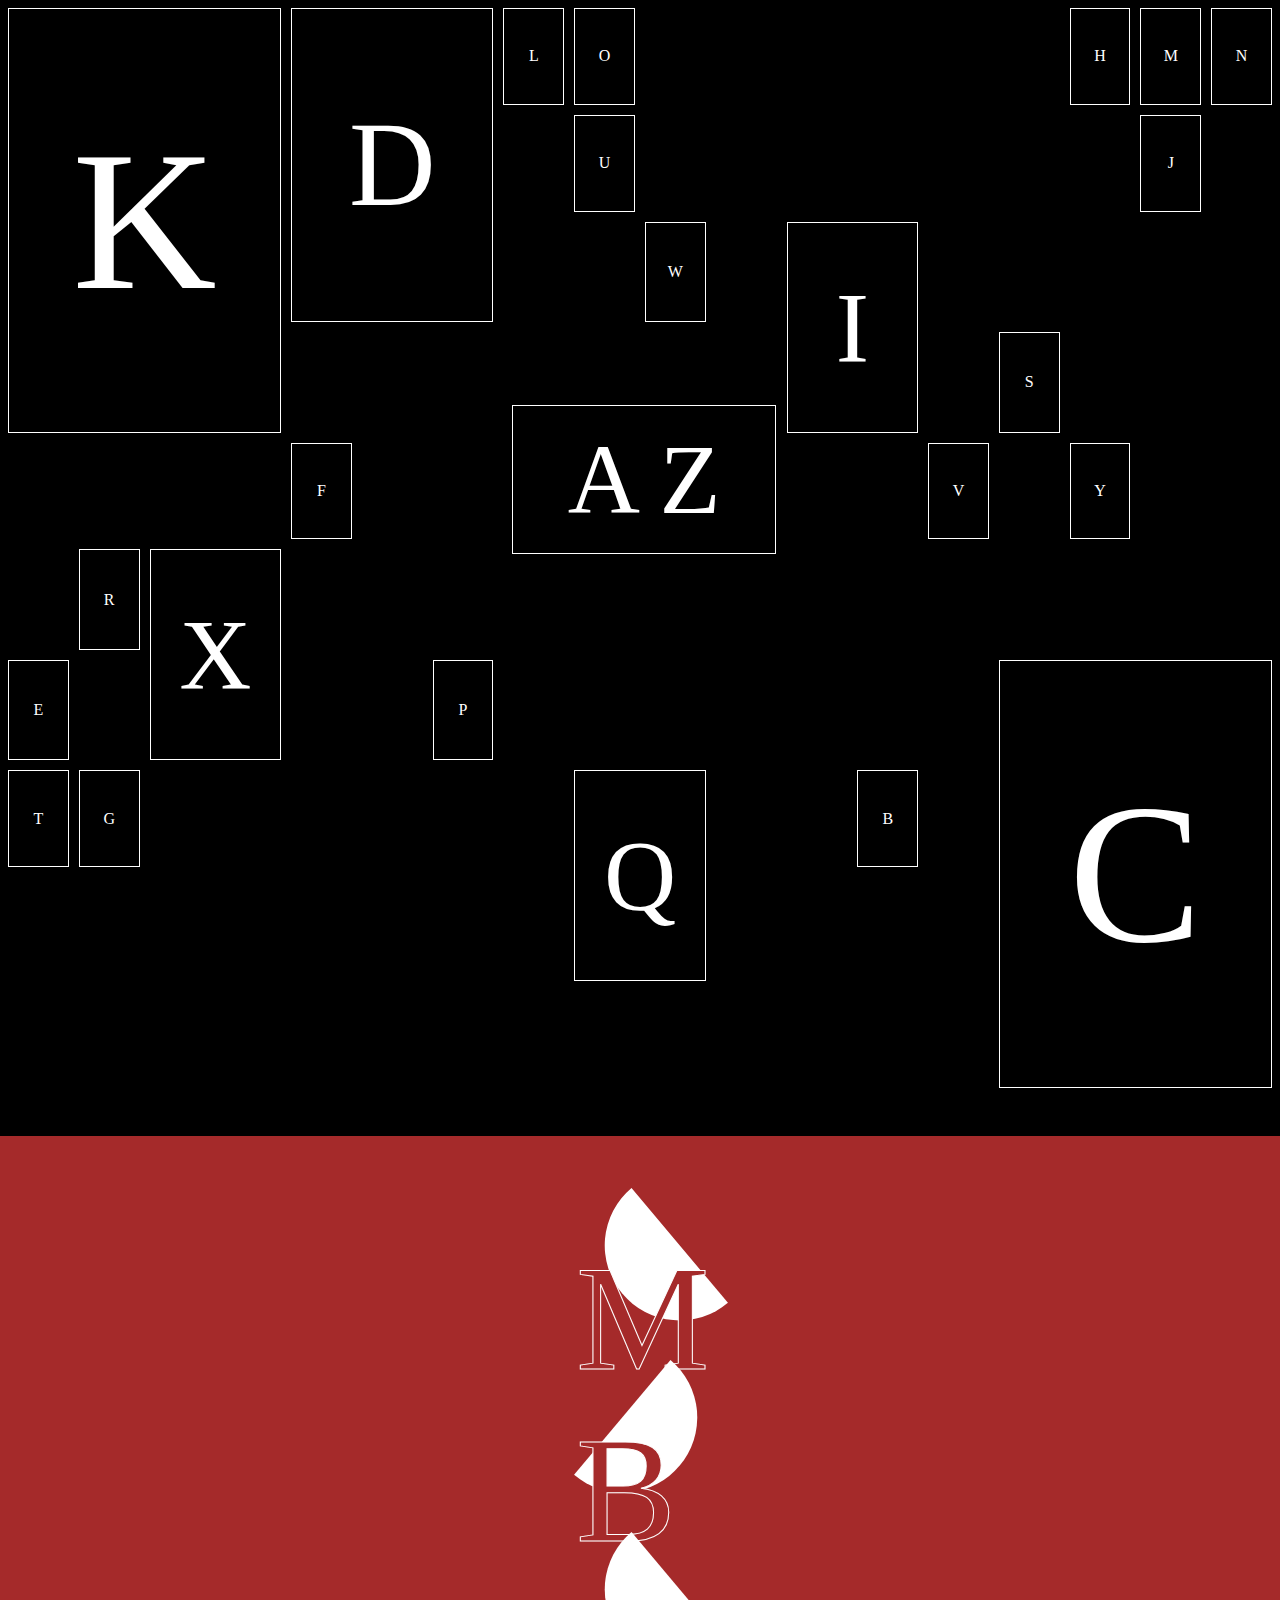
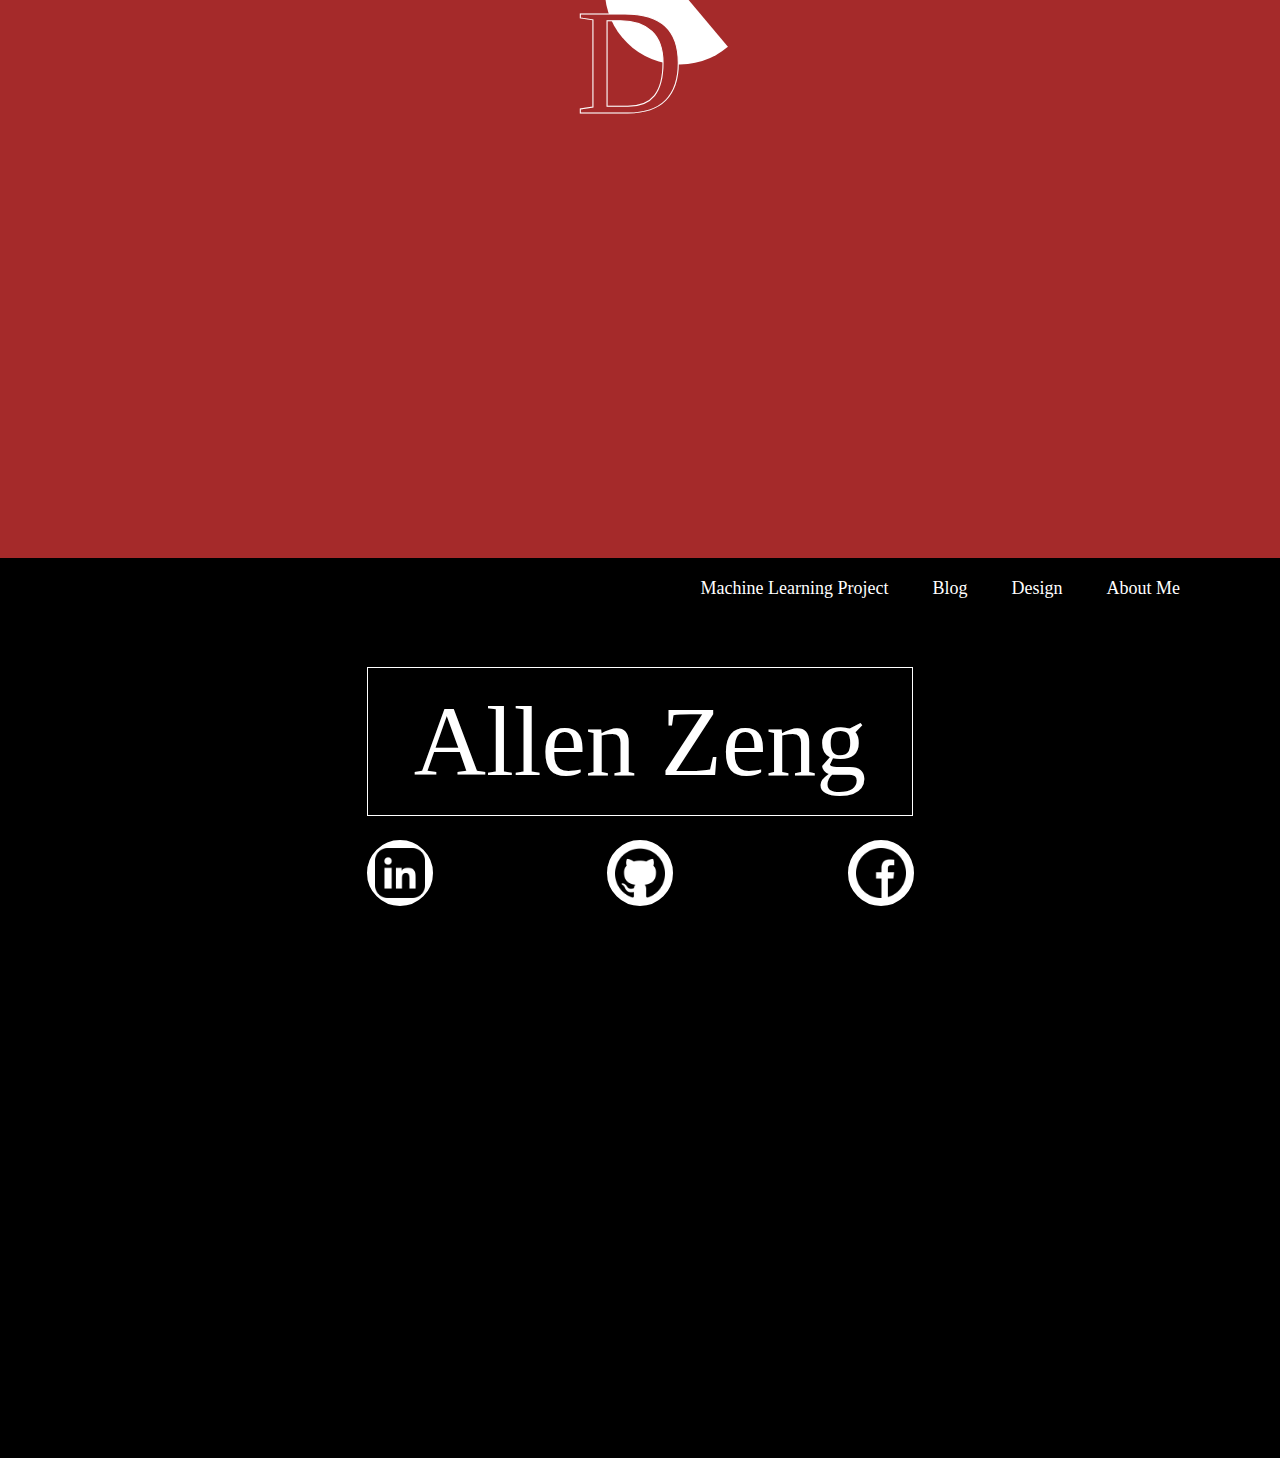
<file: index.html>
<!DOCTYPE html>
<html lang="en">
<head>
    <meta charset="UTF-8">
    <meta name="viewport" content="width=device-width, initial-scale=1.0">
    <title>AZ - Allen Zeng Portfolio</title>
    <link rel="stylesheet" href="test2_style.css">
</head>
<body>
    <div id="content">
        <div class="k mv">K</div>
        <div class="d mv">D</div>
        <div class="l mv">L</div>
        <div class="o mv">O</div>
        <div class="u mv">U</div>
        <div class="w mv">W</div>
        <div class="i mv">I</div>
        <div class="h mv">H</div>
        <div class="m mv">M</div>
        <div class="n mv">N</div>
        <div class="j mv">J</div>

        <div class="r mv">R</div>
        <div class="x mv">X</div>
        <div class="e mv">E</div>
        <div class="t mv">T</div>
        <div class="g mv">G</div>
        <div class="f mv">F</div>
        <div id="az"><a href="https://zeng-gl.github.io/Portfolio0605/aboutme.html">A Z</a></div>
        <div class="s mv">S</div>
        <div class="v mv">V</div>
        <div class="y mv">Y</div>
        
        <div class="p mv">P</div>
        <div class="q mv">Q</div>
        <div class="b mv">B</div>
        <div class="c mv">C</div>
    </div>
    <div id="content2">
        <div id="text_container">
        <div id="m_box">
            <a href="https://zeng-gl.github.io/Portfolio0605/ml.html" style="text-decoration: none;">
            <div class="circle_m"></div>
            <div class="text_second m_text">M</div>
            </a>
        </div>
        <div id="b_box">
            <a href="https://medium.com/@aqua62786" target="_blank" style="text-decoration: none;">
            <div class="circle_b"></div>
            <div class="text_second b_text">B</div>
        </a>
        </div>
        <div id="d_box">
            <a href="https://zeng-gl.github.io/Portfolio0605/design.html" style="text-decoration: none;">
            <div class="circle_d"></div>
            <div class="text_second d_text">D</div>
        </a>
        </div> 
        </div>
    </div>
    <div id="content3">
        <!-- <div class="topnav">
            <a href="/ml.html">Machine Learning Project</a>
            <a href="/https://medium.com">Blog</a>
            <a href="/design.html">Design</a>
            </div> -->
            <header class="header">
                <div class="blbox"></div>               
                <nav class="navbar">
                    <a href="https://zeng-gl.github.io/Portfolio0605/ml.html">Machine Learning Project</a>
                    <a href="https://medium.com/@aqua62786" target="_blank">Blog</a>
                    <a href="https://zeng-gl.github.io/Portfolio0605/design.html">Design</a>
                    <a href="https://zeng-gl.github.io/Portfolio0605/aboutme.html">About Me</a>
                </nav>
            </header>
            
                <div class="content3_innerbox1">
                    <div class="content3_az">
                        <a>Allen Zeng</a>
                    </div>
                </div>
                <div class="content3_innerbox">
                <div class="content3_innerbox2">
                    <div class="linkedin"><a href="https://www.linkedin.com/in/allen-zeng-234bbbb2/" target="_blank"><img class="image" src="./img/linkedin.png" alt="LinkedIn"></a></div>
                    <div class="github"><a href="https://github.com/Zeng-GL" target="_blank"><img class="image" src="./img/github.png" alt="Github"></a></div>
                    <div class="fb"><a href="https://www.facebook.com/profile.php?id=100003047854791" target="_blank"><img class="image" src="./img/fb.png" alt="Facebook"></a></div>
                </div>
            </div>
    </div>
</body>
</html>
</file>
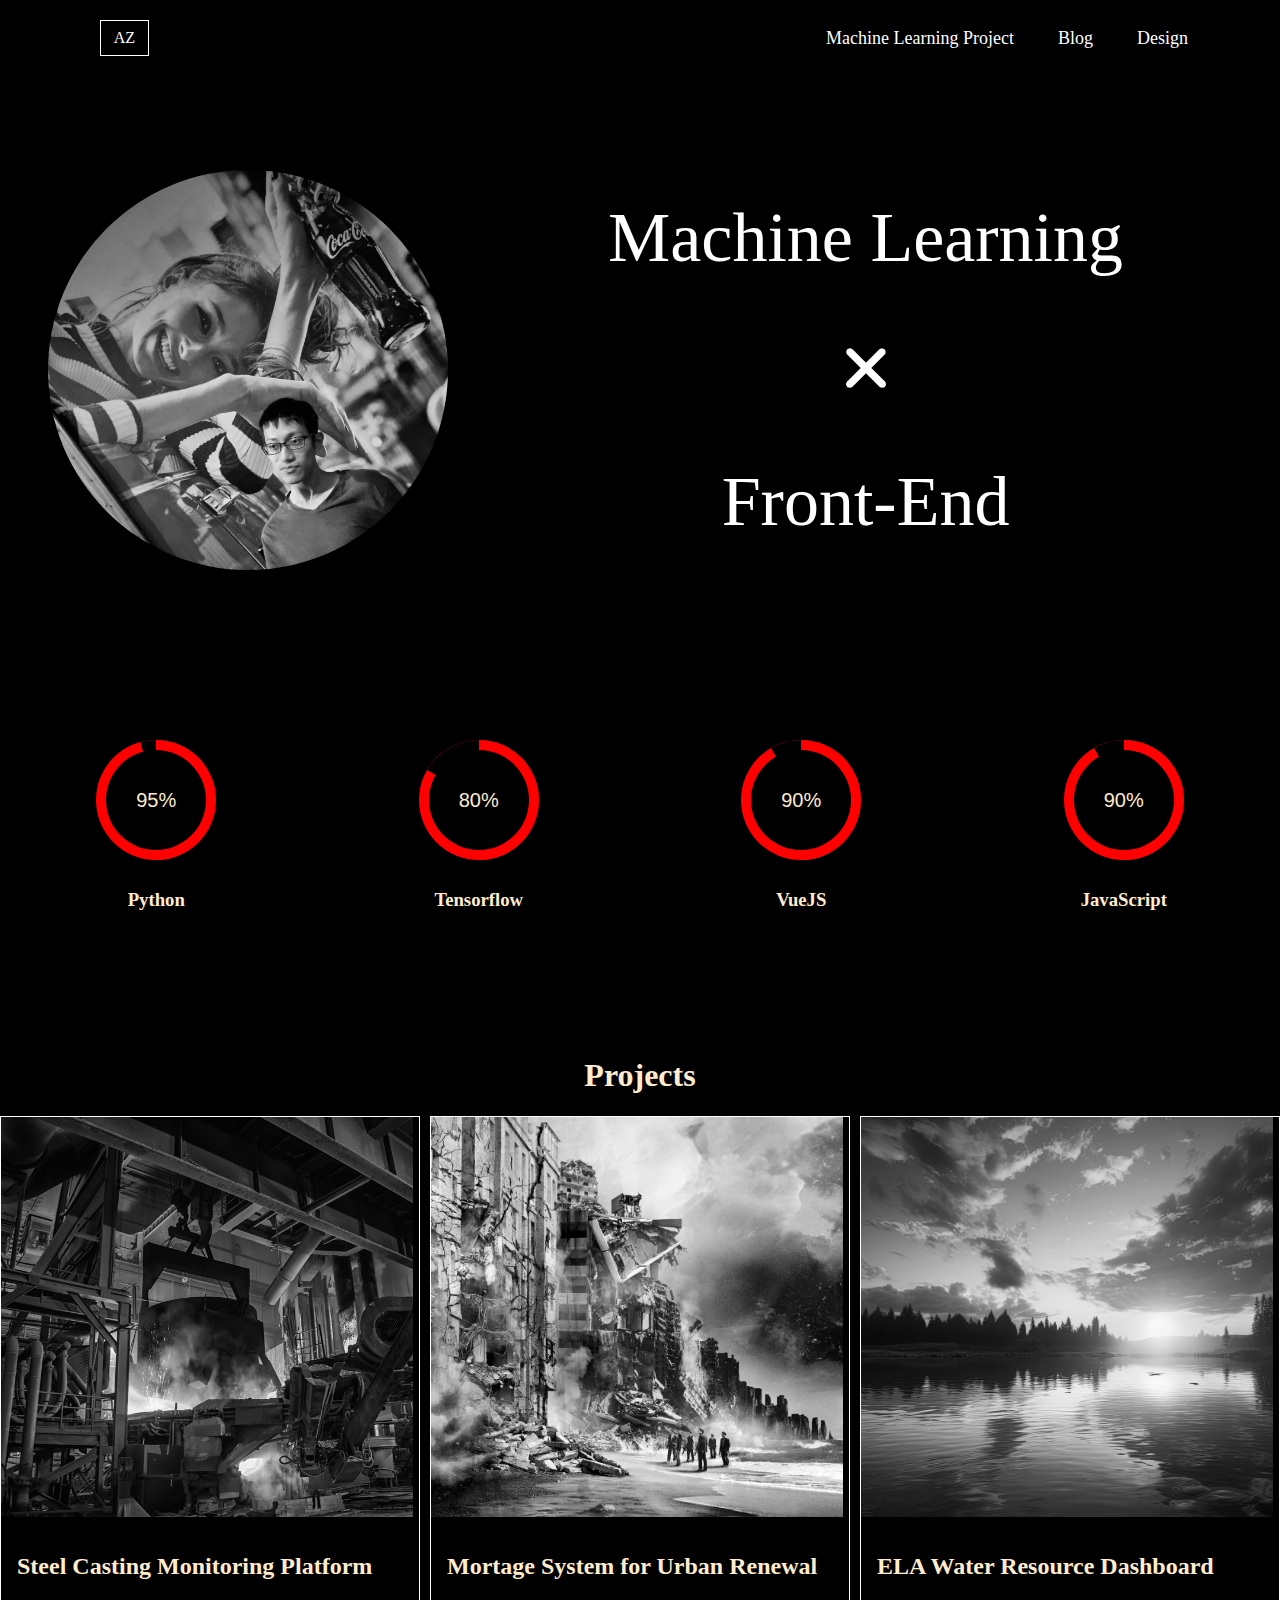
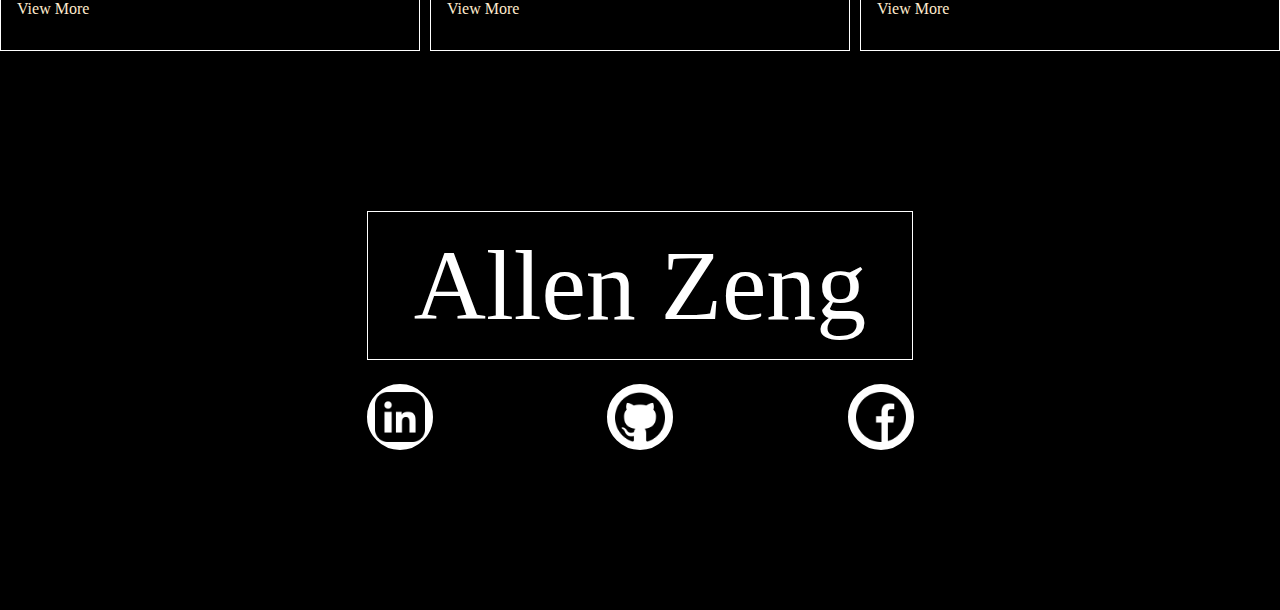
<file: aboutme.html>
<!DOCTYPE html>
<html lang="en">
<head>
    <meta charset="UTF-8">
    <meta name="viewport" content="width=device-width, initial-scale=1.0">
    <title>AZ - Allen Zeng About Me</title>
    <link rel="stylesheet" href="aboutme.css">
</head>
<body>
    <!-- Navbar -->
    <header class="header">
        <a href="https://zeng-gl.github.io/Portfolio0605/index.html" class="logo">AZ</a>
        
        <nav class="navbar">
            <a href="https://zeng-gl.github.io/Portfolio0605/ml.html">Machine Learning Project</a>
            <a href="https://medium.com/@aqua62786" target="_blank">Blog</a>
            <a href="https://zeng-gl.github.io/Portfolio0605/design.html">Design</a>
        </nav>
    </header>
    <!-- 自介文字 -->
    <div id="self_content_box">
        <div class="me_img_box"></div>
        <div id="text_box">
            <p style="font-weight: 500;font-size: 70px;">
                Machine Learning
            </p>
            <img src="./img/cross.png" style="width: 40px;height: 40px;">
            <p style="font-weight: 500;font-size: 70px;">
                Front-End
            </p>
        </div>
    </div>
    <!-- 技能圖表、--->
    <div id="grid_box">
        <div class="circle_box">
            <div class="shanxing shanxing1">
                <div class="sx1"></div>
                <div class="sx2"></div>
                <div class="mask"><span class="mask_text">95%</span></div>
            </div>
        </div>
        <div class="circle_box">
            <div class="shanxing shanxing2">
                <div class="sx1"></div>
                <div class="sx2"></div>
                <div class="mask"><span class="mask_text">80%</span></div>
            </div>
        </div>
        <div class="circle_box">
            <div class="shanxing shanxing3">
                <div class="sx1"></div>
                <div class="sx2"></div>
                <div class="mask"><span class="mask_text">90%</span></div>
            </div>
        </div>
        <div class="circle_box">
            <div class="shanxing shanxing4">
                <div class="sx1"></div>
                <div class="sx2"></div>
                <div class="mask"><span class="mask_text">90%</span></div>
            </div>
        </div>
        <div class="circle_box">
            <h3 style="color: blanchedalmond;">Python</h3>
        </div>
        <div class="circle_box">
            <h3 style="color: blanchedalmond;">Tensorflow</h3>
        </div>
        <div class="circle_box">
            <h3 style="color: blanchedalmond;">VueJS</h3>
        </div>
        <div class="circle_box">
            <h3 style="color: blanchedalmond;">JavaScript</h3>
        </div>
        
    </div>
    <!--做過的專案-->
    <div id="project_out_box">
        <h1 style="color: blanchedalmond;">Projects</h1>
        <div class="project_container">
            <div class="project_container_inner">
                    <!--中鋼高爐智能監控-->
                <!-- <img src="./img/steel.jpg" alt="" class="project_card_img"> -->
                <div class="project_card_img project_card_img1"></div>
                <div class="project_card_text_box">
                <h2 style="color: blanchedalmond;">Steel Casting Monitoring Platform</h2>
                <p style="color: blanchedalmond;">
                View More
                </p>
                </div>
            </div>
            <div class="project_container_inner">
                    <!--市民永續 危老貸款系統-->
                    <!-- <img src="./img/build.jpg" alt="" class="project_card_img project_card_img2"> -->
                    <div class="project_card_img project_card_img2"></div>
                    <div class="project_card_text_box">
                    <h2 style="color: blanchedalmond;">Mortage System for Urban Renewal</h2>
                    <p style="color: blanchedalmond;">
                    View More
                    </p>
                    </div>
            </div>
            <div class="project_container_inner">
                    <!--ELA 水資源Dashboard-->
                    <a 
                        href="https://ela2023-jwaxnvdxb8ny67bbsths97.streamlit.app/" 
                        style="width:100%; height: 100%; cursor: pointer;" target="_blank">
                        <div class="project_card_img project_card_img3"></div>
                    </a>
                    <div class="project_card_text_box">
                    <h2 style="color: blanchedalmond;">ELA Water Resource Dashboard</h2>
                    <p style="color: blanchedalmond;">
                    View More
                    </p>
                    </div>
            </div>
        </div>
    </div>
    
    <div id="content3">
    <div class="content3_innerbox1">
        <div class="content3_az">
            <a>Allen Zeng</a>
        </div>
    </div>
    <div class="content3_innerbox">
    <div class="content3_innerbox2">
        <div class="linkedin"><a href="https://www.linkedin.com/in/allen-zeng-234bbbb2/" target="_blank"><img class="image" src="./img/linkedin.png" alt="LinkedIn"></a></div>
        <div class="github"><a href="https://github.com/Zeng-GL" target="_blank"><img class="image" src="./img/github.png" alt="Github"></a></div>
        <div class="fb"><a href="https://www.facebook.com/profile.php?id=100003047854791" target="_blank"><img class="image" src="./img/fb.png" alt="Facebook"></a></div>
    </div>
</div>
</div>
</body>
</html>
</file>
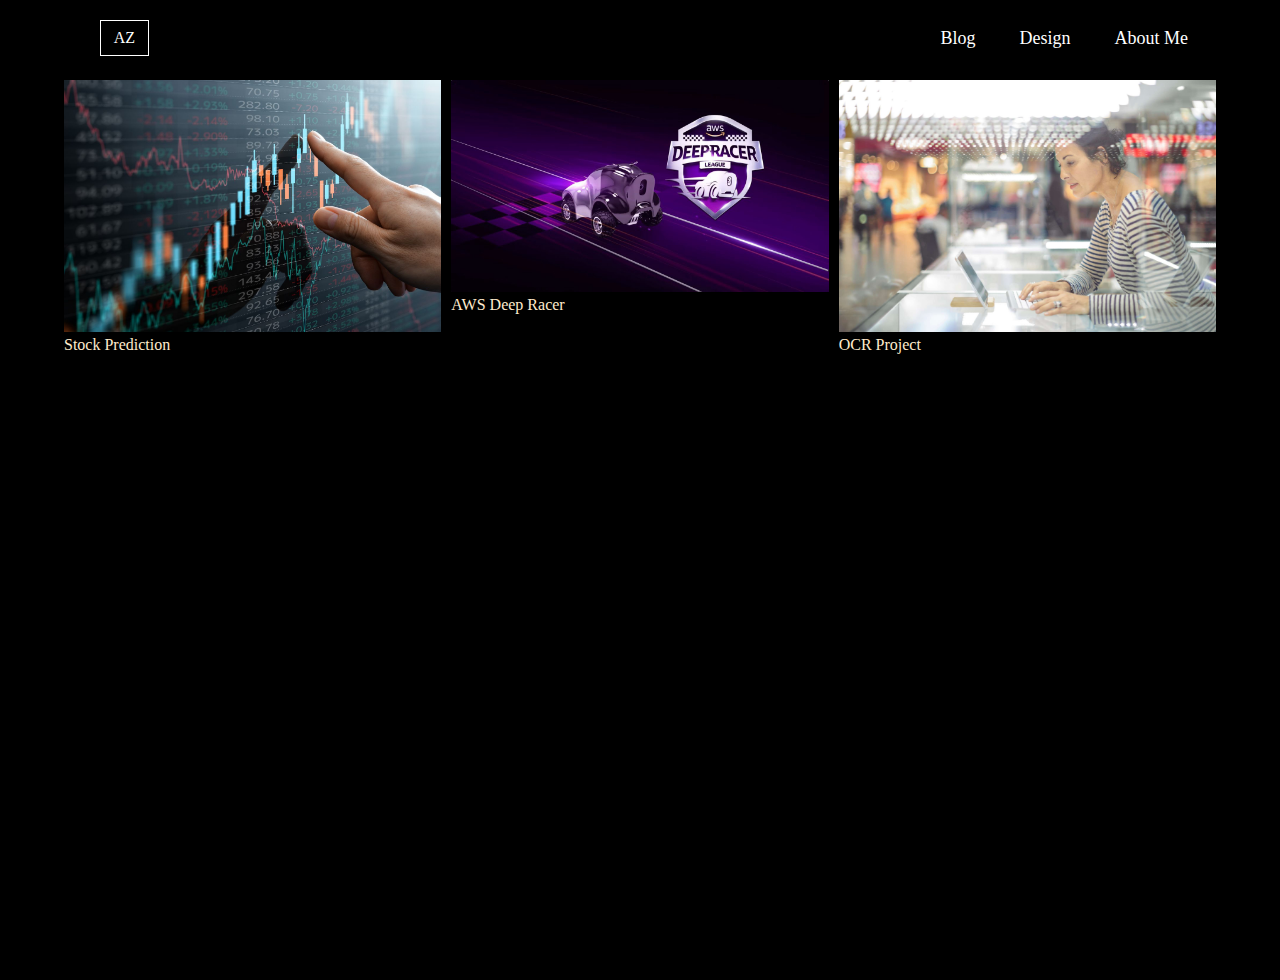
<file: ml.html>
<!DOCTYPE html>
<html lang="en">
<head>
    <meta charset="UTF-8">
    <meta name="viewport" content="width=device-width, initial-scale=1.0">
    <title>AZ - Machine Learning Project</title>
    <link rel="stylesheet" href="aboutme.css">
    <link rel="stylesheet" href="design.css">
</head>
<body>
<!-- Navbar -->
<header class="header">
    <a href="https://zeng-gl.github.io/Portfolio0605/index.html" class="logo">AZ</a>
    
    <nav class="navbar">
        <a href="https://medium.com/@aqua62786" target="_blank">Blog</a>
        <a href="https://zeng-gl.github.io/Portfolio0605/design.html">Design</a>
        <a href="https://zeng-gl.github.io/Portfolio0605/aboutme.html">About Me</a>
    </nav>
</header>

<div id="container">
    <div>
        <img src="./img/ml1.jpg" alt="" style="width: 100%;">
        <span class="ml_pj_text">Stock Prediction</span>
    </div>
    <div>
        <img src="./img/ml2.jpeg" alt="" style="width: 100%;">
        <span class="ml_pj_text">AWS Deep Racer</span>
    </div>
    <div>
        <img src="./img/ml3.jpg" alt="" style="width: 100%;">
        <span class="ml_pj_text">OCR Project</span>
    </div>
</div>
</body>
</html>
</file>
<file: test2_style.css>
body{
margin: 0;
padding: 0;
}

#content{
    display: grid;
    grid-gap: 10px;
    /* margin: 0 auto; */
    grid-template-columns: repeat(18,1fr);
    grid-template-rows: repeat(10,minmax(50px,auto));
    background-color: black;
    max-width: 100vw;
    height: 120vh;
    padding:0.5rem 0.5rem 3rem 0.5rem;
}


#content div{
    display: flex;
    justify-content: center;
    align-items: center;
    color: white;
    border: 1.5px solid white;
}

#content2{
    background-color: brown;
    max-width: 100vw;
    height: 110vh;
    padding: 1rem;
}

#content3{
  background-color: black;
  max-width: 100vw;
  height: 100vh;  
}
.content3_innerbox{
  display: flex;
  justify-content: center;
}

.content3_innerbox1{
  display: flex;
  justify-content: center;
  margin-top: 3rem;
}
.content3_innerbox2{
  display: flex;
  justify-content: space-evenly;
  margin-top: 1.5rem;
  width: 70%;
}

.mv{
    position: relative;
}

.k{
    grid-column: 1/5;
    grid-row: 1/5;
    font-size: 200px;
}
.d{
    grid-column: 5/8;
    grid-row: 1/4;
    font-size: 120px;
}
.l{
    grid-column: 8/9;
    /* animation: l_move 2.6s ease-in-out infinite; */
}
.o{
    grid-column: 9/10;
    grid-row: 1/2;
    /* animation: o_move 3s ease-in-out infinite; */
}
.u{
    grid-column: 9/10;
    grid-row: 2/3;
    animation: u_move 5s ease-in-out infinite;
}
.w{
    grid-column: 10/11;
    grid-row: 3/4;
    animation: w_move 2.6s ease-in-out infinite;
}
.i{
    grid-column: 12/14;
    grid-row: 3/5;
    /* animation: i_move 3s ease-in-out; */
    font-size: 100px;
}
.h{
    grid-column: 16/17;
}
.j{
    grid-column: 17/18;
    grid-row: 2/3;
}
.r{
    grid-column: 2/3;
    grid-row: 6/7;
}
.e{
    grid-row:7/8
    /* animation-name: e_anime;
    animation-duration: 3s;
    animation-iteration-count: infinite;*/
}
.t{
    grid-row:8/9
}
.g{
    grid-row:8/9
}
.x{
    grid-column: 3/5;
    grid-row: 6/8;
    font-size: 100px;
}
.f{
    grid-column: 5/6;
    grid-row: 5/6;
}
#az{
    /* grid-column: 8/12;
    grid-row: 5/7; */
    font-size: 100px;
    position: absolute;
    top: 45%;
    left: 40%;
    padding: 1rem;
    width: calc(18%);
    text-align: center;
    /* background-color: black; */
    /* z-index: 200; */
}
#az a{
  text-decoration: none;
  color: inherit;
  width: 100%;
  height: 100%;
  /* padding: 1.5rem 2rem; */
} 
.s{
    grid-column: 15/16;
    grid-row: 4/5;
}
.v{
    /* animation: v_move 3s ease-in-out infinite; */

    /* v_move_down 1s ease-in-out 0s infinite, 
    v_move_left 1s ease-in-out 1s infinite, 
    v_move_up 1s ease-in-out 2s infinite, 
    v_move_right 1s ease-in-out 3s infinite; */
    grid-column: 14/15;
    grid-row: 5/6;
}
.y{
    grid-column: 16/17;
    grid-row: 5/6;
}
.p{
    grid-column: 7/8;
    grid-row: 7/8;
}
.q{
    grid-column: 9/11;
    grid-row: 8/10;
    font-size: 100px;
}
.b{
    grid-column: 13/14;
    grid-row: 8/9;
}
.c{
    grid-column: 15/19;
    grid-row: 7/11;
    font-size: 200px;
}

@keyframes v_move{
    0% {
      right: 0px;
      top: 0px;
    }
    25% {
      right: 0px;
      top: 50px;
    }
    50% {
      right: 50px;
      top: 50px;
    }
    75% {
      right: 50px;
      top: 0px;
    }
    100% {
      right: 0px;
      top: 0px;
    }
  }

@keyframes w_move{
      /* 25% {
        transform: translateX(0%);
      }

      75%{
        transform: translateX(-100%);
      }

      90%,20%{
        transform: translateX(0%);
      } */
}

@keyframes l_move{
    /* 0% {
        transform: translateX(0%);
      }

      25%{
        transform: translateX(100%);
      }

      50%,100%{
        transform: translateX(0%);
      } */
}

@keyframes o_move{
      /* 0%,30% {
        transform: translateY(0%);
      }

      50%{
        transform: translateY(100%);
      }

      75%,100%{
        transform: translateY(0%);
      } */
}

@keyframes u_move{
    /* 0% {
        top: 0px;
        right: 0px;
      }
      30% {
        top: 65px;
        right: 0px;
      }
      50%{
        top: 65px;
        right: 65px;
      }
      75%{
        top: 65px;
        right: 0px;
      }
      90%,100% {
        top: 0px;
        right: 0px;
      } */
}

@keyframes i_move {
    from {
      transform: translateX(0%);
      opacity: 0;
    }
  
    to {
      transform: translateX(-80%);
      opacity: 1;
    }
  }

/* @keyframes v_move_down{
    from{
      right: 0px;
      top: 0px;
    }to{
      right: 0px;
      top: 50px;
    }
}

@keyframes v_move_left{
    from{
      right: 0px;
      top: 50px;
    }to{
      right: 50px;
      top: 50px;
    }
}

@keyframes v_move_up{
    from{
      right: 50px;
      top: 50px;
    }to{
      right: 50px;
      top: 0px;
    }
}

@keyframes v_move_right{
    from{
      right: 50px;
      top: 0px;
    }to{
      right: 0px;
      top: 0px;
    }
} */

/* .v{
    animation-name: v_move;
    animation-duration: 3s;
    animation-iteration-count: infinite;
    position: relative;
} */
#text_container{
  width: 50%;
  left: 45%;
  position: absolute;
  /* display: inline-block;
  justify-content: center;
  text-align: center;
  margin: 0 auto; */
}
.text_second{
  color: transparent;
  font-size: 150px;
  -webkit-text-fill-color: brown;
  -webkit-text-stroke-width: 1px;
  -webkit-text-stroke-color: white;
  position: relative;
}
.circle_m{
  width: 150px;
  height: 75px;
  border-radius: 10rem 10rem 0 0;
  background-color: white;
  rotate: 230deg;
  position: absolute;
  transform: translateX(0%);
  transition: transform 1s ease-in-out, border-radius 1s ease-in-out;
  /* width: 150px;
  height: 150px;
  background-color: white;
  clip-path: circle(75px at 50% 100%);
  rotate: 230deg;
  transform: translateX(-50%) translateY(-50%);
  transition: clip-path 1s ease-in-out, transform 1s ease-in-out; */
}

.circle_b{
  width: 150px;
  height: 75px;
  border-radius: 10rem 10rem 0 0;
  background-color: white;
  rotate: 130deg;
  position: absolute;
  transform: translateX(0%);
  transition: transform 1s ease-in-out, border-radius 1s ease-in-out;
}

.circle_d{
  width: 150px;
  height: 75px;
  border-radius: 10rem 10rem 0 0;
  background-color: white;
  rotate: 230deg;
  position: absolute;
  transform: translateX(0%);
  transition: transform 1s ease-in-out, border-radius 1s ease-in-out;
}


/* Machine Learning Project */
.m_text{
  transform: translateX(0%);
  transition: transform 1s ease-in-out;
}
.m_text::after{
  content: "achine Learning Project";
  -webkit-text-fill-color: white;
  font-size: 40px;
  transform: translateX(0%);
  opacity: 0;
  transition: opacity 1s;
}
#m_box:hover .circle_m{
  width: 150px;
  height: 75px;
  border-radius: 0 0 10rem 10rem;
  transform: translateX(200%) translateY(-250%);
  /* width: 150px;
  height: 150px;
  background-color: white;
  clip-path: circle(75px);
  transform: translateX(-50%) translateY(-30%); */
}

#m_box:hover .m_text{
  transform: translateX(-80%);
}
#m_box:hover .m_text::after{
  transform: translateX(-80%);
  opacity: 1;
}
#m_box{
  padding-top: 5rem;
}

#m_box:hover{
  cursor: pointer;
}

/* Blog */
.b_text{
  transform: translateX(0%);
  transition: transform 1s ease-in-out;
}
.b_text:hover{
  transform: translateX(-80%);
}

.b_text::after{
  content: "log";
  -webkit-text-fill-color: white;
  font-size: 80px;
  transform: translateX(0%);
  opacity: 0;
  transition: opacity 1s;
}
#b_box:hover .b_text{
  transform: translateX(-80%);
}
#b_box:hover .b_text::after{
  transform: translateX(-80%);
  opacity: 1;
}

#b_box:hover .circle_b{
  width: 150px;
  height: 75px;
  border-radius: 0 0 10rem 10rem;
  transform: translateX(80%) translateY(150%);
}

#b_box:hover{
  cursor: pointer;
}


/* Design */
.d_text{
  transform: translateX(0%);
  transition: transform 1s ease-in-out;
}
.d_text::after{
  content: "esign";
  -webkit-text-fill-color: white;
  font-size: 80px;
  transform: translateX(0%);
  opacity: 0;
  transition: opacity 1s;
}
#d_box:hover .d_text{
  transform: translateX(-80%);
}
#d_box:hover .d_text::after{
  transform: translateX(-80%);
  opacity: 1;
}
#d_box{
  margin-bottom: 5rem;
}
#d_box:hover .circle_d{
  width: 150px;
  height: 75px;
  border-radius: 0 0 10rem 10rem;
  transform: translateX(200%) translateY(-250%);
}

#d_box:hover{
  cursor: pointer;
}

/* Navbar */
.header{
  /* position: fixed;
  top: 0;
  left: 0; */
  max-width: 85%;
  padding: 20px 100px;
  display: flex;
  justify-content: space-between;
  align-items: center;
  z-index: 100;
  /* margin-bottom: 1rem; */
}
.navbar a{
 position: relative;
 font-size: 18px;
 color: #fff;
 text-decoration: none;
 margin-left: 40px;
 font-weight: 500;
}
.navbar a::before{
  content: '';
  position: absolute;
  top: 100%;
  left: 0;
  width: 0;
  height: 2px;
  background: #fff;
  transition: .3s;
}
.navbar a:hover::before{
width: 100%;
}
/* Navbar */

.content3_az{
  color: white;
  font-size: 100px;
  border: #fff 1px solid;
  padding: 1rem;
  width: calc(40%);
  text-align: center;
}

.content3_az a{
  text-decoration: none;
  color: #fff;
}

.fb, .linkedin, .github{
  width: 50px;
  height: 50px;
  border: 8px white solid;
  background-color: white;
  border-radius: 100px;
}

.image{
  width: 50px;
  height: 50px;
  /* object-fit: cover; */
}
</file>
<file: aboutme.css>
body{
    background-color: black;
    margin: 0;
    padding: 0;
    box-sizing: border-box;
    /* font-family: 'Popins',sans-serif; */
}

/* Navbar */
.header{
    position: fixed;
    top: 0;
    left: 0;
    width: 85%;
    padding: 20px 100px;
    display: flex;
    justify-content: space-between;
    align-items: center;
    z-index: 1000;
    background-color: black;
    /* margin-bottom: 1rem; */
}
.logo{
    text-decoration: none;
    color: #fff;
    padding: .5rem .8rem;
    border: #fff 1px solid;
}
.navbar a{
   position: relative;
   font-size: 18px;
   color: #fff;
   text-decoration: none;
   margin-left: 40px;
   font-weight: 500;
}
.navbar a::before{
    content: '';
    position: absolute;
    top: 100%;
    left: 0;
    width: 0;
    height: 2px;
    background: #fff;
    transition: .3s;
}
.navbar a:hover::before{
width: 100%;
}
/* Navbar */

#self_content_box{
    /* max-width: 80%; */
    color: #fff;
    margin-top: 5rem;
    padding: 3rem;
    display: flex;
    text-align: center;
    align-items: center;
    
}

.me_img_box{
    width: 400px;
    height: 400px;
    border-radius: 200%;
    background-image: url("./img/me0.jpg");
    background-size: cover;
    background-repeat: no-repeat;
    background-position: center center;
    filter: grayscale(1);
    transition: .5s;
    margin-right: 10rem;
}

.me_img_box:hover{
    filter: grayscale(0);
}


#grid_box{
    display: grid;
    grid-gap: 10px;
    margin: 0 auto;
    grid-template-columns: repeat(4,1fr);
    /* grid-template-rows: repeat(5,minmax(50px,auto)); */
    margin-top: 5rem;
}
.circle_box{
 display: flex;
 justify-content: center;
 align-items: center;   
}

  .shanxing{
    position: relative;
  width: 120px;
  height: 120px;
  border-radius: 200px;
  background-color: red;
  /* border: 1px solid red; */
  display: flex;
  justify-content: center;
  align-items: center;
  }
  .sx1{
    position: absolute;
    width: 120px;
    height: 120px;
    transform: rotate(0deg);
    clip: rect(0px,60px,120px,0px); /*这个clip属性用来绘制半圆，在clip的rect范围内的内容显示出来，使用clip属性，元素必须是absolute的 */
    border-radius: 212px;
    background-color: black;
    /* border: 1px black solid; */
    /*-webkit-animation: an1 2s infinite linear; */
  }
  
  .sx2{
    position: absolute;
    width: 120px;
    height: 120px;
    transform: rotate(0deg);
    clip: rect(0px,120px,120px,60px);
    border-radius: 212px;
    background-color: black;
    /* border: 1px black solid; */
    /*-webkit-animation: an2 2s infinite linear;*/
  }
  /*绘制一个45度扇形*/
/* .shanxing1 .sx2{transform: rotate(45deg);} */
.shanxing1 .sx1{transform: rotate(165deg);}
.shanxing1 .sx2{background-color: red;}

/*绘制一个90度扇形*/
/* .shanxing2 .sx2{transform: rotate(90deg);} */
.shanxing2 .sx1{transform: rotate(120deg);}
.shanxing2 .sx2{background-color: red;}

/*绘制一个135度扇形*/
/* .shanxing3 .sx2{transform: rotate(135deg);} */
.shanxing3 .sx1{transform: rotate(150deg);}
.shanxing3 .sx2{background-color: red;}

/*绘制一个225度扇形*/
.shanxing4 .sx1{transform: rotate(150deg);}
.shanxing4 .sx2{background-color: red;}

.mask{
    width: 100px;
    height: 100px;
    border-radius: 100px;
    background-color: black;
    z-index: 100;
    color: blanchedalmond;
    display: flex;
    justify-content: center;
    align-items: center;
    font-size: 20px;
    font-family: 'Segoe UI', Tahoma, Geneva, Verdana, sans-serif;
}


/* Project Card */
#project_out_box{
    margin-top: 8rem;
    text-align: center;
}

.project_container{
    display: grid;
    grid-gap: 10px;
    margin: 0 auto;
    grid-template-columns: repeat(3,1fr);
}

.project_container_inner{
    border: #fff 1px solid;
}

.project_card_img{
    width: 412px;
    height: 400px;
    filter: grayscale(1);
    transition: .5s;
}
.project_card_img1{
    background-image: url("./img/steel.jpg");
    background-size: cover;
    background-repeat: no-repeat;
    background-position: center center;
}

.project_card_img2{
    background-image: url("./img/build.jpg");
    background-size: cover;
    background-repeat: no-repeat;
    background-position: center center;
}


.project_card_img3{
    background-image: url("./img/lake.jpg");
    background-size: cover;
    background-repeat: no-repeat;
    background-position: center center;
}

.project_card_img:hover{
    filter: grayscale(0);
}

.project_card_text_box{
    padding: 1rem;
    text-align: left;
}


#content3{
margin-top: 10rem;
margin-bottom: 10rem;
}

  .content3_innerbox{
    display: flex;
    justify-content: center;
  }
  
  .content3_innerbox1{
    display: flex;
    justify-content: center;
    margin-top: 3rem;
  }
  .content3_innerbox2{
    display: flex;
    justify-content: space-evenly;
    margin-top: 1.5rem;
    width: 70%;
  }

  .content3_az{
    color: white;
    font-size: 100px;
    border: #fff 1px solid;
    padding: 1rem;
    width: calc(40%);
    text-align: center;
  }
  
  .content3_az a{
    text-decoration: none;
    color: #fff;
  }
  
  .fb, .linkedin, .github{
    width: 50px;
    height: 50px;
    border: 8px white solid;
    background-color: white;
    border-radius: 100px;
  }
  
  .image{
    width: 50px;
    height: 50px;
    /* object-fit: cover; */
  }
</file>
<file: design.css>
body{
  background-color: black;
}

#container{
  display: grid;
  grid-gap: 10px;
  margin: 0 auto;
  grid-template-columns: repeat(3,1fr);
  margin-top: 5rem;
  max-width: 90vw;
  height: 100vh;
}

.ml_pj_text{
  color: blanchedalmond;
}
</file>
